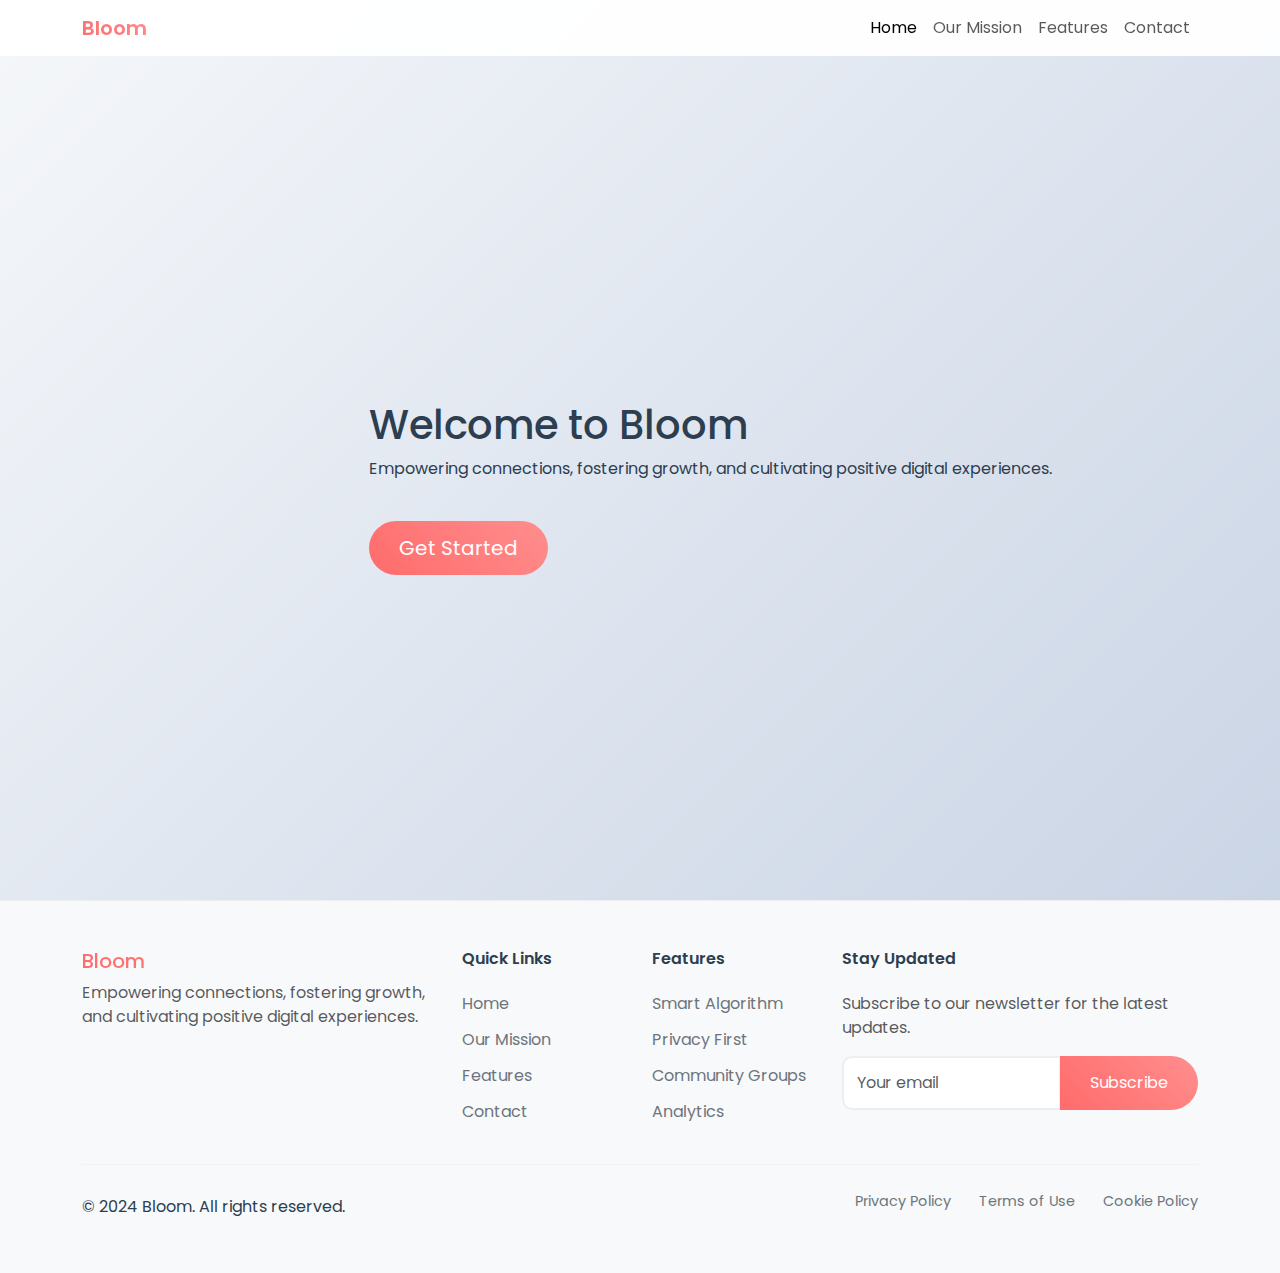
<file: index.html>
<!DOCTYPE html>
<html lang="en">
<head>
    <meta charset="UTF-8">
    <meta name="viewport" content="width=device-width, initial-scale=1.0">
    <title>Bloom - Home</title>
    <!-- Bootstrap CSS -->
    <link href="https://cdn.jsdelivr.net/npm/bootstrap@5.3.0/dist/css/bootstrap.min.css" rel="stylesheet">
    <link href="https://fonts.googleapis.com/css2?family=Poppins:wght@300;400;500;600&display=swap" rel="stylesheet">
    <link href="css/style.css" rel="stylesheet">
</head>
<body>
    <!-- Navbar -->
    <nav class="navbar navbar-expand-lg navbar-light bg-light fixed-top">
        <div class="container">
            <a class="navbar-brand" href="index.html">Bloom</a>
            <button class="navbar-toggler" type="button" data-bs-toggle="collapse" data-bs-target="#navbarNav">
                <span class="navbar-toggler-icon"></span>
            </button>
            <div class="collapse navbar-collapse" id="navbarNav">
                <ul class="navbar-nav ms-auto">
                    <li class="nav-item">
                        <a class="nav-link active" href="index.html">Home</a>
                    </li>
                    <li class="nav-item">
                        <a class="nav-link" href="mission.html">Our Mission</a>
                    </li>
                    <li class="nav-item">
                        <a class="nav-link" href="features.html">Features</a>
                    </li>
                    <li class="nav-item">
                        <a class="nav-link" href="contact.html">Contact</a>
                    </li>
                </ul>
            </div>
        </div>
    </nav>

    <!-- Hero Section -->
    <div class="hero">
        <div class="bloom-particles" id="particles"></div>
        <div class="hero-content">
            <h1>Welcome to Bloom</h1>
            <p>Empowering connections, fostering growth, and cultivating positive digital experiences.</p>
            <a href="features.html" class="btn btn-primary btn-lg mt-4">Get Started</a>
        </div>
    </div>

    <!-- Bootstrap JS and dependencies -->
    <script src="https://cdn.jsdelivr.net/npm/bootstrap@5.3.0/dist/js/bootstrap.bundle.min.js"></script>
    <script src="js/particles.js"></script>
    <!-- Footer -->
<footer class="footer mt-auto py-5">
    <div class="container">
        <div class="row">
            <!-- Company Info -->
            <div class="col-lg-4 mb-4 mb-lg-0">
                <h5 class="text-gradient">Bloom</h5>
                <p class="text-muted">Empowering connections, fostering growth, and cultivating positive digital experiences.</p>
                <div class="social-links mt-3">
                    <a href="#" class="me-3"><i class="fab fa-twitter"></i></a>
                    <a href="#" class="me-3"><i class="fab fa-facebook"></i></a>
                    <a href="#https://www.linkedin.com/in/jahnavi-valagonda-36b968233/" class="me-3"><i class="fab fa-linkedin"></i></a>
                    <a href="#" class="me-3"><i class="fab fa-instagram"></i></a>
                </div>
            </div>
            
            <!-- Quick Links -->
            <div class="col-lg-2 col-md-6 mb-4 mb-lg-0">
                <h6>Quick Links</h6>
                <ul class="list-unstyled">
                    <li><a href="index.html">Home</a></li>
                    <li><a href="mission.html">Our Mission</a></li>
                    <li><a href="features.html">Features</a></li>
                    <li><a href="contact.html">Contact</a></li>
                </ul>
            </div>
            
            <!-- Features -->
            <div class="col-lg-2 col-md-6 mb-4 mb-lg-0">
                <h6>Features</h6>
                <ul class="list-unstyled">
                    <li><a href="features.html#smart-algorithm">Smart Algorithm</a></li>
                    <li><a href="features.html#privacy">Privacy First</a></li>
                    <li><a href="features.html#community">Community Groups</a></li>
                    <li><a href="features.html#analytics">Analytics</a></li>
                </ul>
            </div>
            
            <!-- Newsletter -->
            <div class="col-lg-4 col-md-6">
                <h6>Stay Updated</h6>
                <p class="text-muted">Subscribe to our newsletter for the latest updates.</p>
                <form class="newsletter-form">
                    <div class="input-group mb-3">
                        <input type="email" class="form-control" placeholder="Your email" required>
                        <button class="btn btn-primary" type="submit">Subscribe</button>
                    </div>
                </form>
            </div>
        </div>
        
        <hr class="my-4">
        
        <!-- Bottom Footer -->
        <div class="row align-items-center">
            <div class="col-md-6 text-center text-md-start">
                <p class="mb-0">&copy; 2024 Bloom. All rights reserved.</p>
            </div>
            <div class="col-md-6 text-center text-md-end">
                <ul class="list-inline mb-0">
                    <li class="list-inline-item"><a href="#">Privacy Policy</a></li>
                    <li class="list-inline-item"><a href="#">Terms of Use</a></li>
                    <li class="list-inline-item"><a href="#">Cookie Policy</a></li>
                </ul>
            </div>
        </div>
    </div>
</footer>
</body>
</html>
</file>
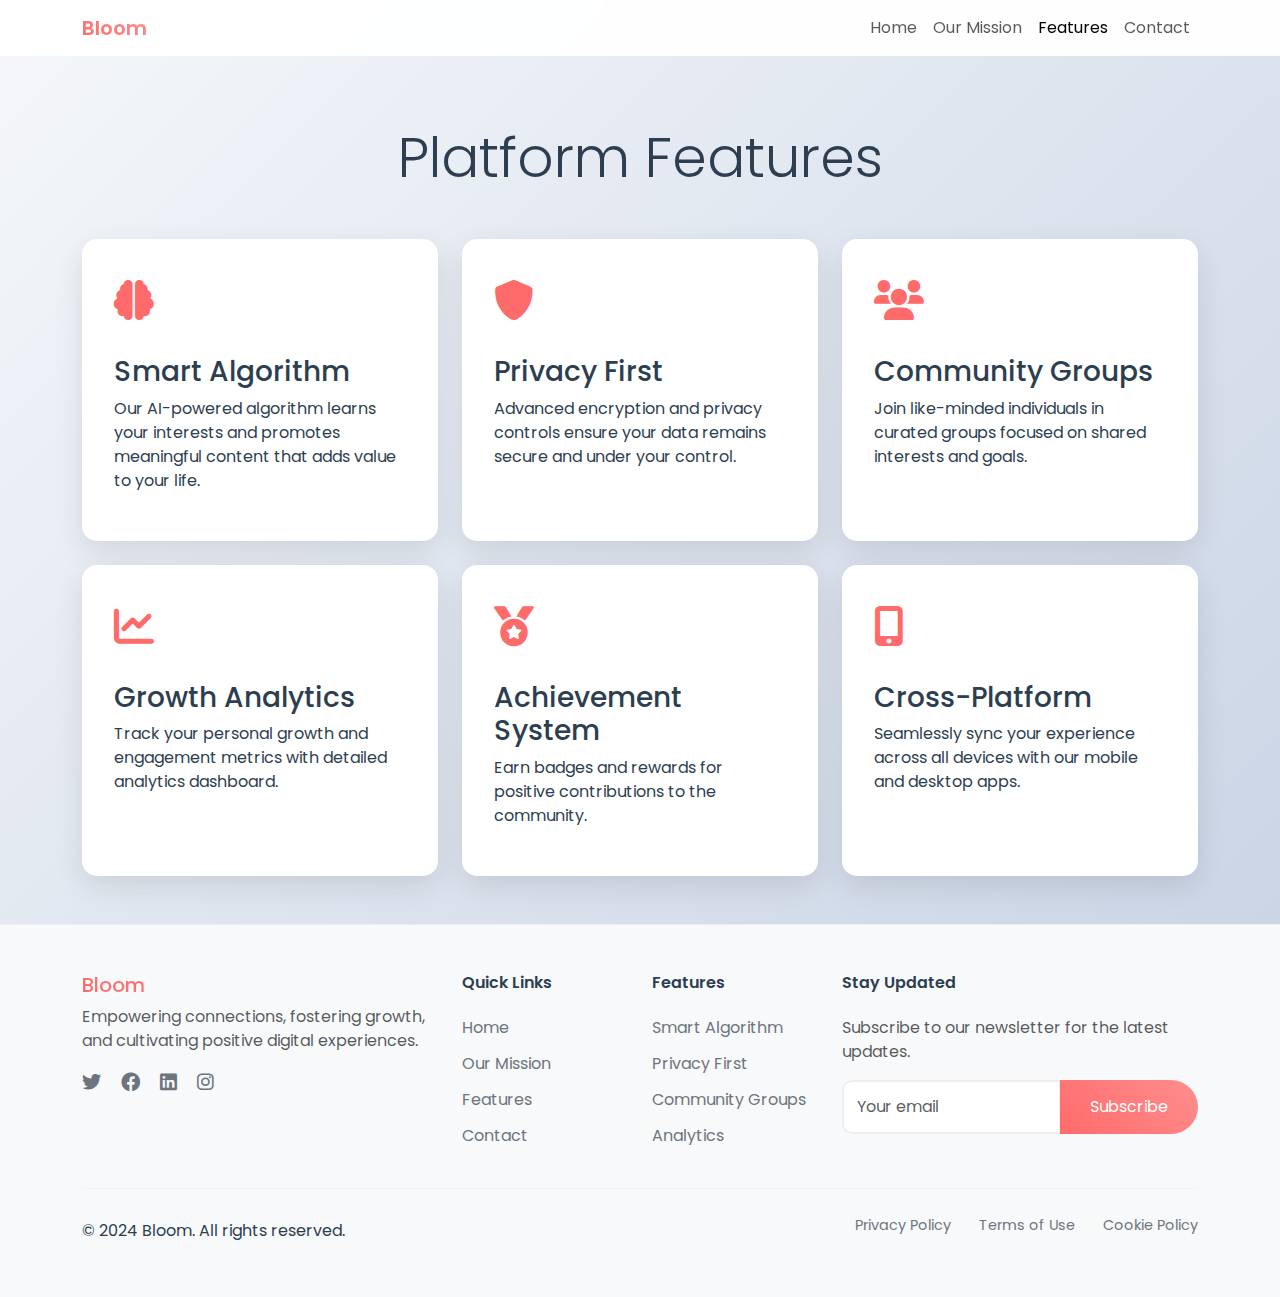
<file: features.html>
<!DOCTYPE html>
<html lang="en">
<head>
    <meta charset="UTF-8">
    <meta name="viewport" content="width=device-width, initial-scale=1.0">
    <title>Bloom - Features</title>
    <link href="https://cdn.jsdelivr.net/npm/bootstrap@5.3.0/dist/css/bootstrap.min.css" rel="stylesheet">
    <link href="https://fonts.googleapis.com/css2?family=Poppins:wght@300;400;500;600&display=swap" rel="stylesheet">
    <!-- Add Font Awesome for icons -->
    <link rel="stylesheet" href="https://cdnjs.cloudflare.com/ajax/libs/font-awesome/6.0.0/css/all.min.css">
    <link href="css/style.css" rel="stylesheet">
</head>
<body>
    <!-- Navbar (same as other pages) -->
    <nav class="navbar navbar-expand-lg navbar-light bg-light fixed-top">
        <div class="container">
            <a class="navbar-brand" href="index.html">Bloom</a>
            <button class="navbar-toggler" type="button" data-bs-toggle="collapse" data-bs-target="#navbarNav">
                <span class="navbar-toggler-icon"></span>
            </button>
            <div class="collapse navbar-collapse" id="navbarNav">
                <ul class="navbar-nav ms-auto">
                    <li class="nav-item">
                        <a class="nav-link" href="index.html">Home</a>
                    </li>
                    <li class="nav-item">
                        <a class="nav-link" href="mission.html">Our Mission</a>
                    </li>
                    <li class="nav-item">
                        <a class="nav-link active" href="features.html">Features</a>
                    </li>
                    <li class="nav-item">
                        <a class="nav-link" href="contact.html">Contact</a>
                    </li>
                </ul>
            </div>
        </div>
    </nav>

    <!-- Features Section -->
    <section class="features-section py-5">
        <div class="container">
            <h2 class="text-center display-4 mb-5">Platform Features</h2>
            
            <div class="row g-4">
                <!-- Feature 1 -->
                <div class="col-md-6 col-lg-4">
                    <div class="feature-card">
                        <div class="feature-icon">
                            <i class="fas fa-brain"></i>
                        </div>
                        <h3>Smart Algorithm</h3>
                        <p>Our AI-powered algorithm learns your interests and promotes meaningful content that adds value to your life.</p>
                    </div>
                </div>

                <!-- Feature 2 -->
                <div class="col-md-6 col-lg-4">
                    <div class="feature-card">
                        <div class="feature-icon">
                            <i class="fas fa-shield-alt"></i>
                        </div>
                        <h3>Privacy First</h3>
                        <p>Advanced encryption and privacy controls ensure your data remains secure and under your control.</p>
                    </div>
                </div>

                <!-- Feature 3 -->
                <div class="col-md-6 col-lg-4">
                    <div class="feature-card">
                        <div class="feature-icon">
                            <i class="fas fa-users"></i>
                        </div>
                        <h3>Community Groups</h3>
                        <p>Join like-minded individuals in curated groups focused on shared interests and goals.</p>
                    </div>
                </div>

                <!-- Feature 4 -->
                <div class="col-md-6 col-lg-4">
                    <div class="feature-card">
                        <div class="feature-icon">
                            <i class="fas fa-chart-line"></i>
                        </div>
                        <h3>Growth Analytics</h3>
                        <p>Track your personal growth and engagement metrics with detailed analytics dashboard.</p>
                    </div>
                </div>

                <!-- Feature 5 -->
                <div class="col-md-6 col-lg-4">
                    <div class="feature-card">
                        <div class="feature-icon">
                            <i class="fas fa-medal"></i>
                        </div>
                        <h3>Achievement System</h3>
                        <p>Earn badges and rewards for positive contributions to the community.</p>
                    </div>
                </div>

                <!-- Feature 6 -->
                <div class="col-md-6 col-lg-4">
                    <div class="feature-card">
                        <div class="feature-icon">
                            <i class="fas fa-mobile-alt"></i>
                        </div>
                        <h3>Cross-Platform</h3>
                        <p>Seamlessly sync your experience across all devices with our mobile and desktop apps.</p>
                    </div>
                </div>
            </div>
        </div>
    </section>

    <!-- Bootstrap JS -->
    <script src="https://cdn.jsdelivr.net/npm/bootstrap@5.3.0/dist/js/bootstrap.bundle.min.js"></script>
    <!-- Footer -->
<footer class="footer mt-auto py-5">
    <div class="container">
        <div class="row">
            <!-- Company Info -->
            <div class="col-lg-4 mb-4 mb-lg-0">
                <h5 class="text-gradient">Bloom</h5>
                <p class="text-muted">Empowering connections, fostering growth, and cultivating positive digital experiences.</p>
                <div class="social-links mt-3">
                    <a href="#" class="me-3"><i class="fab fa-twitter"></i></a>
                    <a href="#" class="me-3"><i class="fab fa-facebook"></i></a>
                    <a href="#" class="me-3"><i class="fab fa-linkedin"></i></a>
                    <a href="#" class="me-3"><i class="fab fa-instagram"></i></a>
                </div>
            </div>
            
            <!-- Quick Links -->
            <div class="col-lg-2 col-md-6 mb-4 mb-lg-0">
                <h6>Quick Links</h6>
                <ul class="list-unstyled">
                    <li><a href="index.html">Home</a></li>
                    <li><a href="mission.html">Our Mission</a></li>
                    <li><a href="features.html">Features</a></li>
                    <li><a href="contact.html">Contact</a></li>
                </ul>
            </div>
            
            <!-- Features -->
            <div class="col-lg-2 col-md-6 mb-4 mb-lg-0">
                <h6>Features</h6>
                <ul class="list-unstyled">
                    <li><a href="features.html#smart-algorithm">Smart Algorithm</a></li>
                    <li><a href="features.html#privacy">Privacy First</a></li>
                    <li><a href="features.html#community">Community Groups</a></li>
                    <li><a href="features.html#analytics">Analytics</a></li>
                </ul>
            </div>
            
            <!-- Newsletter -->
            <div class="col-lg-4 col-md-6">
                <h6>Stay Updated</h6>
                <p class="text-muted">Subscribe to our newsletter for the latest updates.</p>
                <form class="newsletter-form">
                    <div class="input-group mb-3">
                        <input type="email" class="form-control" placeholder="Your email" required>
                        <button class="btn btn-primary" type="submit">Subscribe</button>
                    </div>
                </form>
            </div>
        </div>
        
        <hr class="my-4">
        
        <!-- Bottom Footer -->
        <div class="row align-items-center">
            <div class="col-md-6 text-center text-md-start">
                <p class="mb-0">&copy; 2024 Bloom. All rights reserved.</p>
            </div>
            <div class="col-md-6 text-center text-md-end">
                <ul class="list-inline mb-0">
                    <li class="list-inline-item"><a href="#">Privacy Policy</a></li>
                    <li class="list-inline-item"><a href="#">Terms of Use</a></li>
                    <li class="list-inline-item"><a href="#">Cookie Policy</a></li>
                </ul>
            </div>
        </div>
    </div>
</footer>
</body>
</html>
</file>
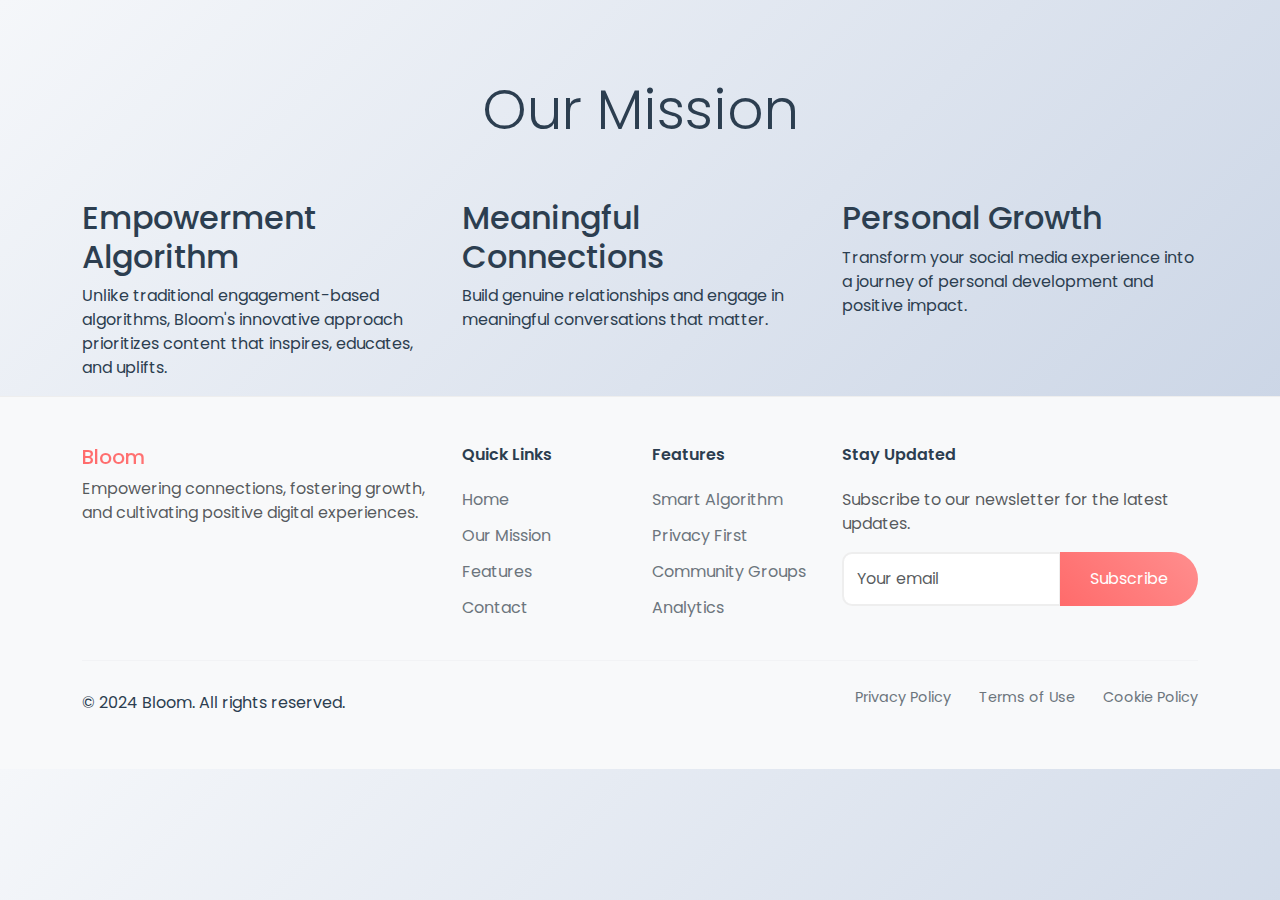
<file: mission.html>
<!DOCTYPE html>
<html lang="en">
<head>
    <meta charset="UTF-8">
    <meta name="viewport" content="width=device-width, initial-scale=1.0">
    <title>Bloom - Our Mission</title>
    <link href="https://cdn.jsdelivr.net/npm/bootstrap@5.3.0/dist/css/bootstrap.min.css" rel="stylesheet">
    <link href="https://fonts.googleapis.com/css2?family=Poppins:wght@300;400;500;600&display=swap" rel="stylesheet">
    <link href="css/style.css" rel="stylesheet">
</head>
<body>
    <!-- Same Navbar as index.html -->
    
    <section class="mission-section">
        <div class="container">
            <div class="row">
                <div class="col-12 text-center mb-5">
                    <h2 class="display-4">Our Mission</h2>
                </div>
            </div>
            <div class="row">
                <div class="col-md-4">
                    <div class="empowerment-card">
                        <h2>Empowerment Algorithm</h2>
                        <p>Unlike traditional engagement-based algorithms, Bloom's innovative approach prioritizes content that inspires, educates, and uplifts.</p>
                    </div>
                </div>
                <div class="col-md-4">
                    <div class="empowerment-card">
                        <h2>Meaningful Connections</h2>
                        <p>Build genuine relationships and engage in meaningful conversations that matter.</p>
                    </div>
                </div>
                <div class="col-md-4">
                    <div class="empowerment-card">
                        <h2>Personal Growth</h2>
                        <p>Transform your social media experience into a journey of personal development and positive impact.</p>
                    </div>
                </div>
            </div>
        </div>
    </section>

    <!-- Bootstrap JS -->
    <script src="https://cdn.jsdelivr.net/npm/bootstrap@5.3.0/dist/js/bootstrap.bundle.min.js"></script>
    <!-- Footer -->
<footer class="footer mt-auto py-5">
    <div class="container">
        <div class="row">
            <!-- Company Info -->
            <div class="col-lg-4 mb-4 mb-lg-0">
                <h5 class="text-gradient">Bloom</h5>
                <p class="text-muted">Empowering connections, fostering growth, and cultivating positive digital experiences.</p>
                <div class="social-links mt-3">
                    <a href="#" class="me-3"><i class="fab fa-twitter"></i></a>
                    <a href="#" class="me-3"><i class="fab fa-facebook"></i></a>
                    <a href="#" class="me-3"><i class="fab fa-linkedin"></i></a>
                    <a href="#" class="me-3"><i class="fab fa-instagram"></i></a>
                </div>
            </div>
            
            <!-- Quick Links -->
            <div class="col-lg-2 col-md-6 mb-4 mb-lg-0">
                <h6>Quick Links</h6>
                <ul class="list-unstyled">
                    <li><a href="index.html">Home</a></li>
                    <li><a href="mission.html">Our Mission</a></li>
                    <li><a href="features.html">Features</a></li>
                    <li><a href="contact.html">Contact</a></li>
                </ul>
            </div>
            
            <!-- Features -->
            <div class="col-lg-2 col-md-6 mb-4 mb-lg-0">
                <h6>Features</h6>
                <ul class="list-unstyled">
                    <li><a href="features.html#smart-algorithm">Smart Algorithm</a></li>
                    <li><a href="features.html#privacy">Privacy First</a></li>
                    <li><a href="features.html#community">Community Groups</a></li>
                    <li><a href="features.html#analytics">Analytics</a></li>
                </ul>
            </div>
            
            <!-- Newsletter -->
            <div class="col-lg-4 col-md-6">
                <h6>Stay Updated</h6>
                <p class="text-muted">Subscribe to our newsletter for the latest updates.</p>
                <form class="newsletter-form">
                    <div class="input-group mb-3">
                        <input type="email" class="form-control" placeholder="Your email" required>
                        <button class="btn btn-primary" type="submit">Subscribe</button>
                    </div>
                </form>
            </div>
        </div>
        
        <hr class="my-4">
        
        <!-- Bottom Footer -->
        <div class="row align-items-center">
            <div class="col-md-6 text-center text-md-start">
                <p class="mb-0">&copy; 2024 Bloom. All rights reserved.</p>
            </div>
            <div class="col-md-6 text-center text-md-end">
                <ul class="list-inline mb-0">
                    <li class="list-inline-item"><a href="#">Privacy Policy</a></li>
                    <li class="list-inline-item"><a href="#">Terms of Use</a></li>
                    <li class="list-inline-item"><a href="#">Cookie Policy</a></li>
                </ul>
            </div>
        </div>
    </div>
</footer>
</body>
</html>
</file>
<file: css/style.css>
* {
    margin: 0;
    padding: 0;
    box-sizing: border-box;
}

body {
    font-family: 'Poppins', sans-serif;
    background: linear-gradient(135deg, #f5f7fa 0%, #c3cfe2 100%);
    color: #2c3e50;
    overflow-x: hidden;
    padding-top: 76px; /* Account for fixed navbar */
}

.hero {
    height: calc(100vh - 76px);
    display: flex;
    align-items: center;
    justify-content: center;
    position: relative;
    overflow: hidden;
}

/* ... Rest of your existing CSS ... */

/* Additional Bootstrap Customization */
.navbar {
    background: rgba(255, 255, 255, 0.95) !important;
    backdrop-filter: blur(10px);
}

.navbar-brand {
    font-weight: 600;
    background: linear-gradient(45deg, #ff6b6b, #ff8e8e);
    -webkit-background-clip: text;
    background-clip: text;
    -webkit-text-fill-color: transparent;
}

.btn-primary {
    background: linear-gradient(45deg, #ff6b6b, #ff8e8e);
    border: none;
    padding: 12px 30px;
    border-radius: 30px;
}

.btn-primary:hover {
    background: linear-gradient(45deg, #ff8e8e, #ff6b6b);
    transform: translateY(-2px);
    box-shadow: 0 5px 15px rgba(255, 107, 107, 0.4);
}

/* Feature Cards Styling */
.feature-card {
    background: white;
    padding: 2rem;
    border-radius: 15px;
    box-shadow: 0 10px 30px rgba(0, 0, 0, 0.1);
    transition: transform 0.3s ease;
    height: 100%;
}

.feature-card:hover {
    transform: translateY(-10px);
}

.feature-icon {
    font-size: 2.5rem;
    color: #ff6b6b;
    margin-bottom: 1.5rem;
}

/* Contact Page Styling */
.contact-form-card {
    background: white;
    padding: 2rem;
    border-radius: 15px;
    box-shadow: 0 10px 30px rgba(0, 0, 0, 0.1);
}

.social-links a {
    color: #ff6b6b;
    font-size: 1.5rem;
    transition: transform 0.3s ease;
    display: inline-block;
}

.social-links a:hover {
    transform: translateY(-3px);
}

.contact-info i {
    color: #ff6b6b;
    font-size: 1.2rem;
}

/* Form styling */
.form-control {
    border: 2px solid #eee;
    padding: 0.8rem;
    border-radius: 10px;
}

.form-control:focus {
    border-color: #ff6b6b;
    box-shadow: 0 0 0 0.2rem rgba(255, 107, 107, 0.25);
}
/* Footer Styling */
.footer {
    background: #f8f9fa;
    border-top: 1px solid #eee;
}

.footer h6 {
    color: #2c3e50;
    font-weight: 600;
    margin-bottom: 1.5rem;
}

.footer ul li {
    margin-bottom: 0.75rem;
}

.footer ul li a {
    color: #6c757d;
    text-decoration: none;
    transition: color 0.3s ease;
}

.footer ul li a:hover {
    color: #ff6b6b;
}

.footer .social-links a {
    color: #6c757d;
    font-size: 1.2rem;
    transition: color 0.3s ease;
}

.footer .social-links a:hover {
    color: #ff6b6b;
}

.footer hr {
    border-color: #dee2e6;
}

.footer .list-inline-item:not(:last-child) {
    margin-right: 1.5rem;
}

.footer .list-inline-item a {
    color: #6c757d;
    text-decoration: none;
    font-size: 0.9rem;
    transition: color 0.3s ease;
}

.footer .list-inline-item a:hover {
    color: #ff6b6b;
}

.text-gradient {
    background: linear-gradient(45deg, #ff6b6b, #ff8e8e);
    -webkit-background-clip: text;
    background-clip: text;
    -webkit-text-fill-color: transparent;
}
</file>
